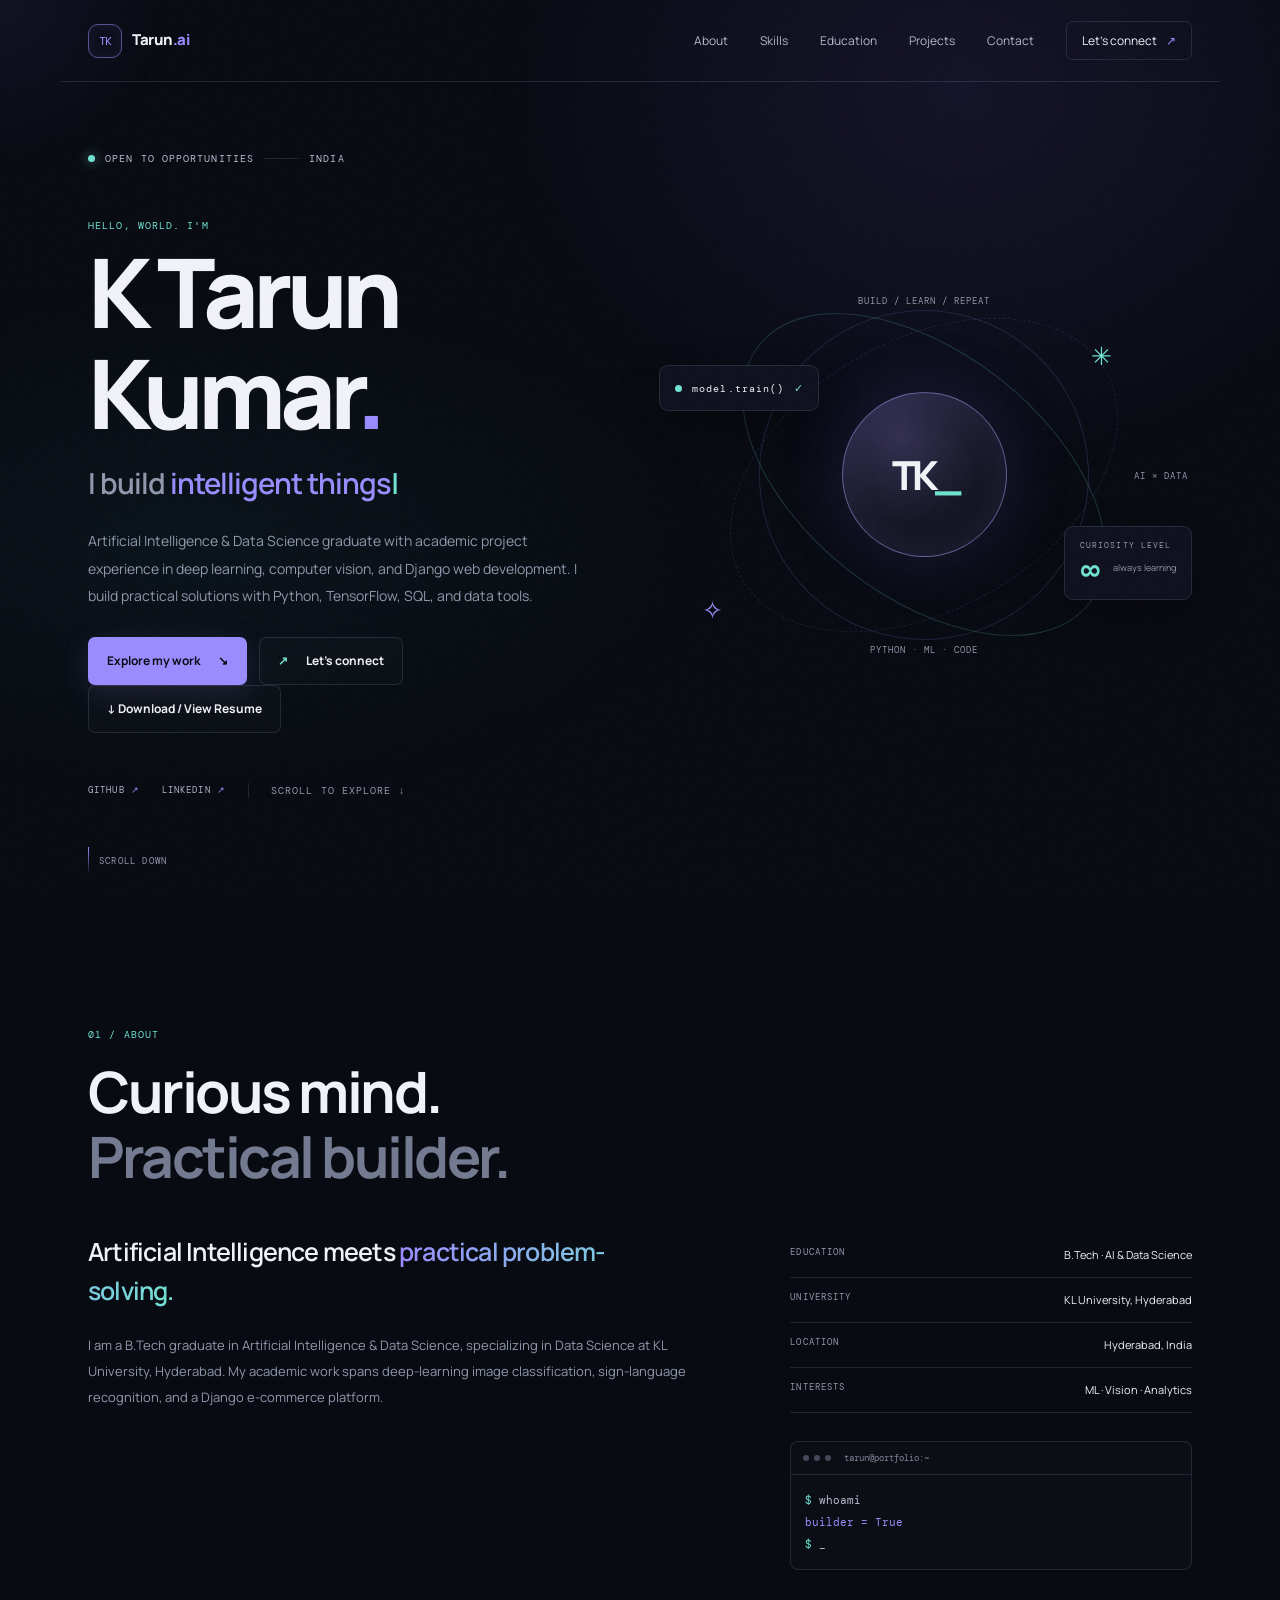
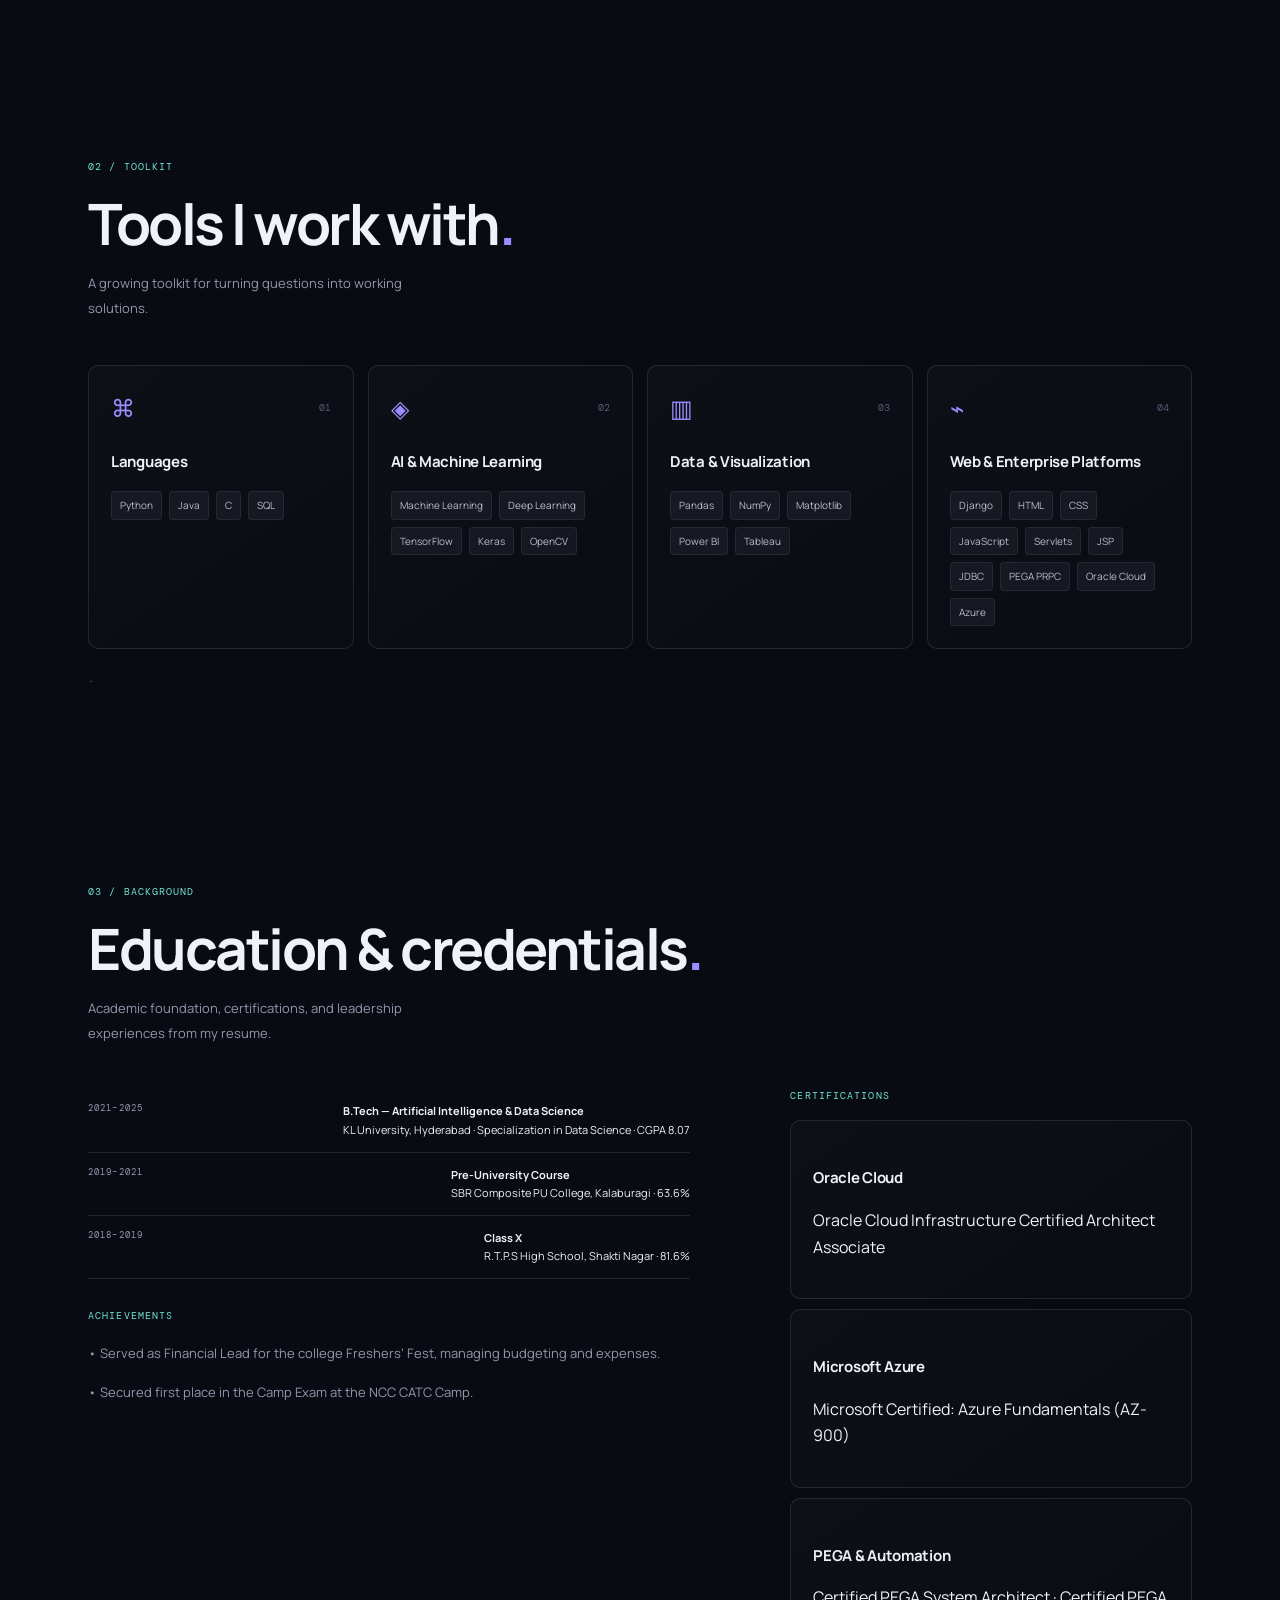
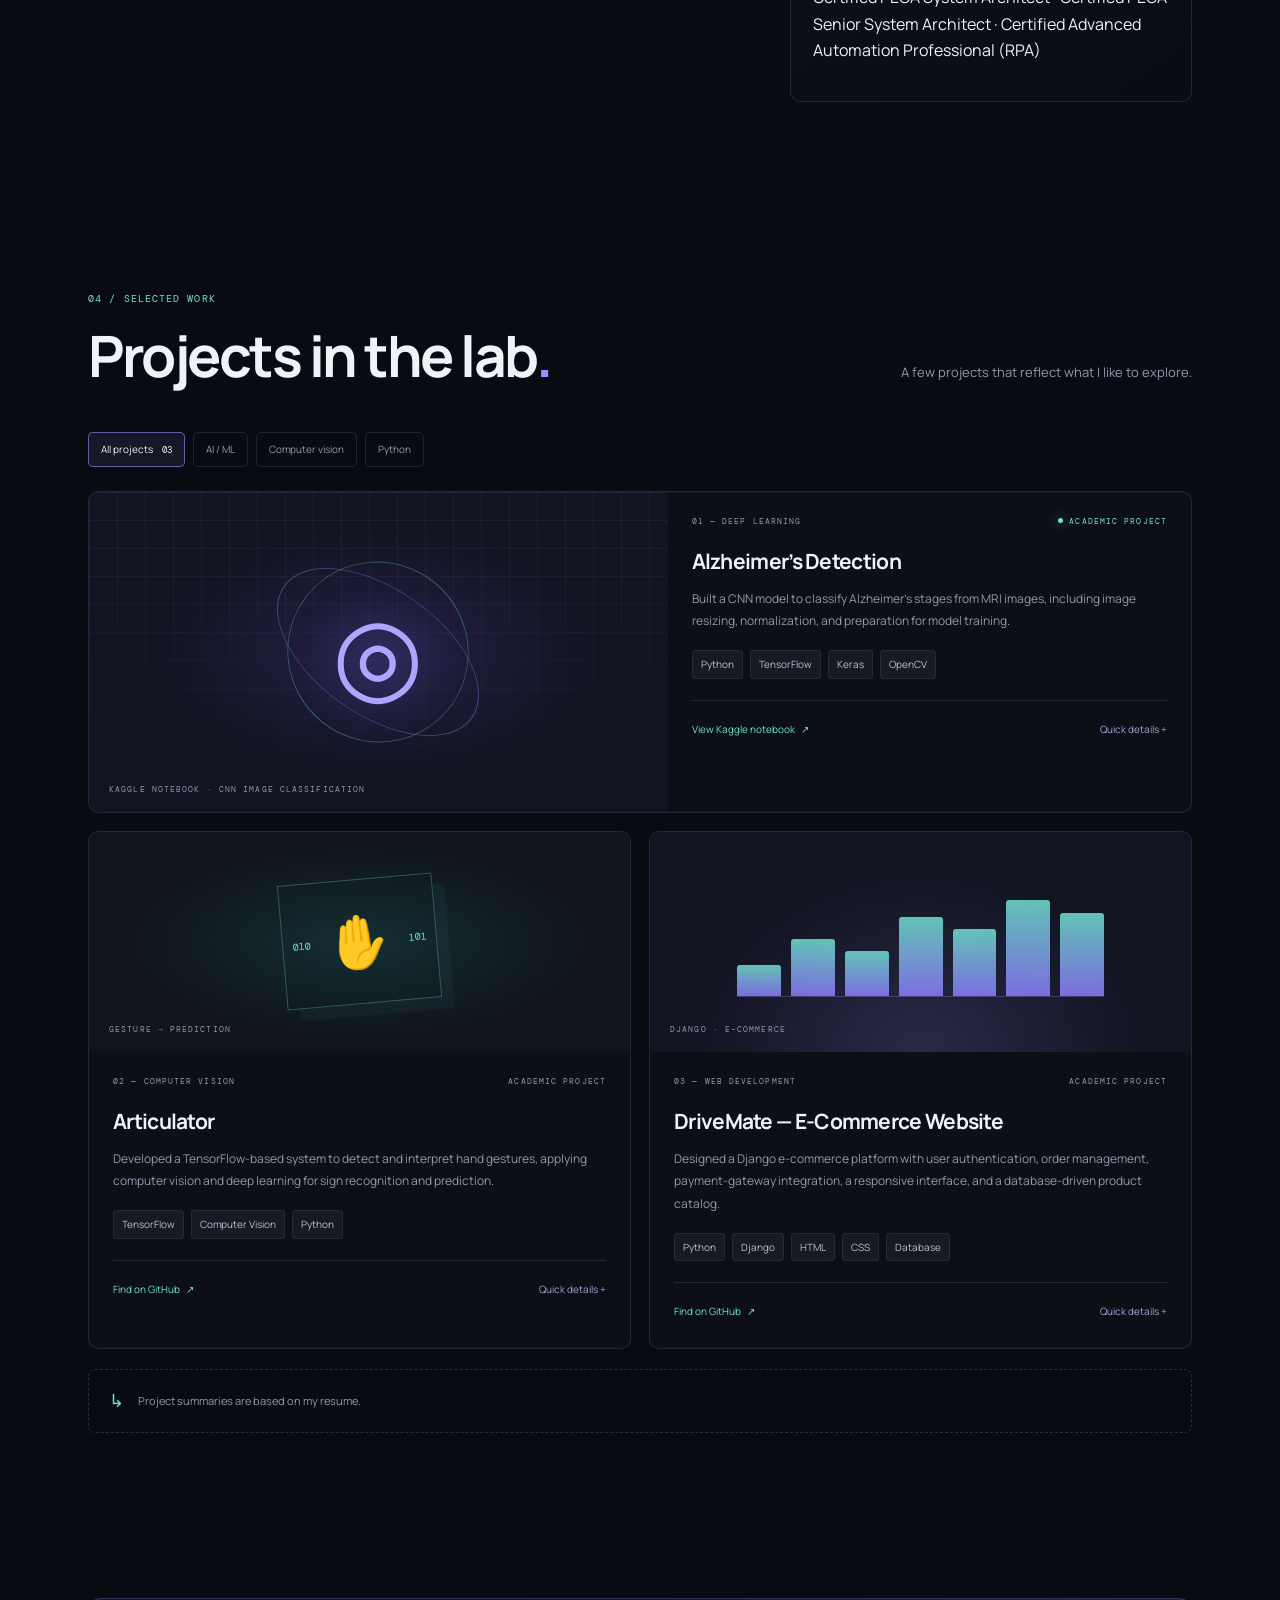
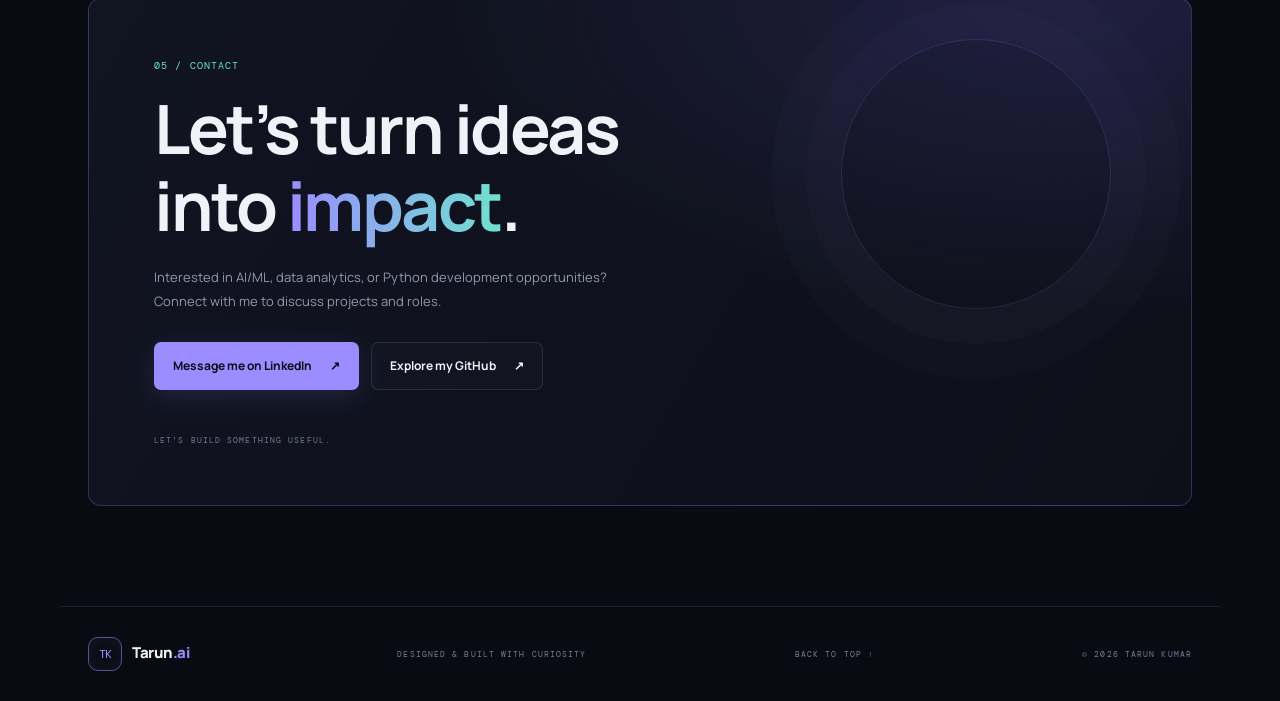
<file: index.html>
<!DOCTYPE html>
<html lang="en">
<head>
  <meta charset="UTF-8">
  <meta name="viewport" content="width=device-width, initial-scale=1.0">
  <meta name="theme-color" content="#090b12">
  <meta name="description" content="K Tarun Kumar — AI/ML, Data Science and Python portfolio.">
  <title>K Tarun Kumar | Developer Portfolio</title>
  <link rel="preconnect" href="https://fonts.googleapis.com">
  <link rel="preconnect" href="https://fonts.gstatic.com" crossorigin>
  <link href="https://fonts.googleapis.com/css2?family=DM+Mono:wght@400;500&family=Manrope:wght@400;500;600;700;800&display=swap" rel="stylesheet">
  <link rel="stylesheet" href="style.css">
  <script defer src="script.js"></script>
</head>
<body>
  <div class="noise" aria-hidden="true"></div>
  <div class="cursor-glow" aria-hidden="true"></div>
  <header class="topbar">
    <a class="brand" href="#home" aria-label="Tarun Kumar home"><span class="brand-mark">TK</span><span>Tarun<span class="accent">.ai</span></span></a>
    <button class="menu-toggle" aria-label="Toggle navigation" aria-expanded="false"><span></span><span></span></button>
    <nav class="nav-links" aria-label="Main navigation">
      <a href="#about">About</a><a href="#skills">Skills</a><a href="#education">Education</a><a href="#projects">Projects</a><a href="#contact">Contact</a>
      <a class="nav-cta" href="#contact">Let’s connect <span>↗</span></a>
    </nav>
  </header>

  <main>
    <section class="hero section-wrap" id="home">
      <div class="hero-copy reveal">
        <div class="eyebrow"><span class="status-dot"></span> OPEN TO OPPORTUNITIES <span class="eyebrow-line"></span> INDIA</div>
        <p class="hero-kicker">HELLO, WORLD. I'M</p>
        <h1>K Tarun Kumar<span class="hero-period">.</span></h1>
        <div class="role-line"><span class="role-prefix">I build</span> <span id="typed-role">intelligent things</span><span class="caret">|</span></div>
        <p class="hero-description">Artificial Intelligence & Data Science graduate with academic project experience in deep learning, computer vision, and Django web development. I build practical solutions with Python, TensorFlow, SQL, and data tools.</p>
        <div class="hero-actions">
          <a class="button button-primary" href="#projects">Explore my work <span>↘</span></a>
          <a class="button button-quiet" href="#contact"><span class="button-icon">↗</span> Let's connect</a>
        </div>
        <div class="hero-actions resume-action"><a class="button button-quiet" href="resume.html">↓ Download / View Resume</a></div>
        <div class="social-row">
          <a href="https://github.com/Tarunkumarkarli" target="_blank" rel="noreferrer">GITHUB <span>↗</span></a>
          <a href="https://www.linkedin.com/in/k-tarun-kumar-6655b7232/" target="_blank" rel="noreferrer">LINKEDIN <span>↗</span></a>
          <span class="social-divider"></span><span class="mono muted">SCROLL TO EXPLORE ↓</span>
        </div>
      </div>
      <div class="hero-art reveal" aria-label="Decorative abstract technology illustration">
        <div class="orbit orbit-one"></div><div class="orbit orbit-two"></div><div class="orbit orbit-three"></div>
        <div class="core"><div class="core-inner">TK<span>_</span></div></div>
        <span class="orbit-label label-top">BUILD / LEARN / REPEAT</span>
        <span class="orbit-label label-right">AI × DATA</span>
        <span class="orbit-label label-bottom">PYTHON · ML · CODE</span>
        <div class="floating-card card-code"><span class="code-dot"></span><span class="mono">model.train()</span><span class="code-check">✓</span></div>
        <div class="floating-card card-stat"><span class="stat-label">CURIOSITY LEVEL</span><strong>∞</strong><span class="stat-sub">always learning</span></div>
        <div class="spark spark-one">✳</div><div class="spark spark-two">✧</div>
      </div>
      <a class="scroll-cue" href="#about"><span></span> SCROLL DOWN</a>
    </section>

    <section class="section-wrap about-section" id="about">
      <div class="section-heading reveal"><span class="section-index">01 / ABOUT</span><h2>Curious mind.<br><span class="muted-heading">Practical builder.</span></h2></div>
      <div class="about-grid">
        <div class="about-main reveal"><p class="large-copy">Artificial Intelligence meets <span class="text-gradient">practical problem-solving.</span></p><p>I am a B.Tech graduate in Artificial Intelligence & Data Science, specializing in Data Science at KL University, Hyderabad. My academic work spans deep-learning image classification, sign-language recognition, and a Django e-commerce platform.</p></div>
        <div class="about-side reveal"><div class="info-row"><span class="info-key">EDUCATION</span><span>B.Tech · AI & Data Science</span></div><div class="info-row"><span class="info-key">UNIVERSITY</span><span>KL University, Hyderabad</span></div><div class="info-row"><span class="info-key">LOCATION</span><span>Hyderabad, India</span></div><div class="info-row"><span class="info-key">INTERESTS</span><span>ML · Vision · Analytics</span></div><div class="mini-terminal"><div class="terminal-bar"><i></i><i></i><i></i><span>tarun@portfolio:~</span></div><div class="terminal-body"><span class="terminal-prompt">$</span> whoami<br><span class="terminal-output">builder = True</span><br><span class="terminal-prompt">$</span> <span class="blink">_</span></div></div></div>
      </div>
    </section>

    <section class="section-wrap skills-section" id="skills">
      <div class="section-heading reveal"><span class="section-index">02 / TOOLKIT</span><h2>Tools I work with<span class="hero-period">.</span></h2><p class="section-subtitle">A growing toolkit for turning questions into working solutions.</p></div>
      <div class="skills-grid">
        <article class="skill-card reveal"><div class="skill-card-top"><span class="skill-icon">⌘</span><span class="skill-count">01</span></div><h3>Languages</h3><div class="tags"><span>Python</span><span>Java</span><span>C</span><span>SQL</span></div></article>
        <article class="skill-card reveal"><div class="skill-card-top"><span class="skill-icon">◈</span><span class="skill-count">02</span></div><h3>AI & Machine Learning</h3><div class="tags"><span>Machine Learning</span><span>Deep Learning</span><span>TensorFlow</span><span>Keras</span><span>OpenCV</span></div></article>
        <article class="skill-card reveal"><div class="skill-card-top"><span class="skill-icon">▥</span><span class="skill-count">03</span></div><h3>Data & Visualization</h3><div class="tags"><span>Pandas</span><span>NumPy</span><span>Matplotlib</span><span>Power BI</span><span>Tableau</span></div></article>
        <article class="skill-card reveal"><div class="skill-card-top"><span class="skill-icon">⌁</span><span class="skill-count">04</span></div><h3>Web & Enterprise Platforms</h3><div class="tags"><span>Django</span><span>HTML</span><span>CSS</span><span>JavaScript</span><span>Servlets</span><span>JSP</span><span>JDBC</span><span>PEGA PRPC</span><span>Oracle Cloud</span><span>Azure</span></div></article>
      </div>
      <p class="small-note reveal"> <code></code>.</p>
    </section>

    <section class="section-wrap skills-section" id="education">
      <div class="section-heading reveal"><span class="section-index">03 / BACKGROUND</span><h2>Education & credentials<span class="hero-period">.</span></h2><p class="section-subtitle">Academic foundation, certifications, and leadership experiences from my resume.</p></div>
      <div class="about-grid">
        <div class="about-main reveal">
          <div class="info-row"><span class="info-key">2021–2025</span><span><strong>B.Tech — Artificial Intelligence & Data Science</strong><br>KL University, Hyderabad · Specialization in Data Science · CGPA 8.07</span></div>
          <div class="info-row"><span class="info-key">2019–2021</span><span><strong>Pre-University Course</strong><br>SBR Composite PU College, Kalaburagi · 63.6%</span></div>
          <div class="info-row"><span class="info-key">2018–2019</span><span><strong>Class X</strong><br>R.T.P.S High School, Shakti Nagar · 81.6%</span></div>
          <div class="section-index" style="margin-top:30px">ACHIEVEMENTS</div>
          <p>• Served as Financial Lead for the college Freshers’ Fest, managing budgeting and expenses.</p>
          <p>• Secured first place in the Camp Exam at the NCC CATC Camp.</p>
        </div>
        <div class="about-side reveal">
          <div class="section-index">CERTIFICATIONS</div>
          <div class="skill-card"><h3>Oracle Cloud</h3><p>Oracle Cloud Infrastructure Certified Architect Associate</p></div>
          <div class="skill-card" style="margin-top:10px"><h3>Microsoft Azure</h3><p>Microsoft Certified: Azure Fundamentals (AZ-900)</p></div>
          <div class="skill-card" style="margin-top:10px"><h3>PEGA & Automation</h3><p>Certified PEGA System Architect · Certified PEGA Senior System Architect · Certified Advanced Automation Professional (RPA)</p></div>
        </div>
      </div>
    </section>

    <section class="section-wrap projects-section" id="projects">
      <div class="section-heading projects-heading reveal"><div><span class="section-index">04 / SELECTED WORK</span><h2>Projects in the lab<span class="hero-period">.</span></h2></div><p class="section-subtitle">A few projects that reflect what I like to explore.</p></div>
      <div class="project-filters reveal" role="group" aria-label="Filter projects"><button class="filter-btn active" data-filter="all">All projects <span>03</span></button><button class="filter-btn" data-filter="ai">AI / ML</button><button class="filter-btn" data-filter="vision">Computer vision</button><button class="filter-btn" data-filter="python">Python</button></div>
      <div class="projects-grid">
        <article class="project-card project-featured reveal" data-category="ai vision">
          <div class="project-visual visual-brain"><div class="visual-grid"></div><div class="brain-orbit orbit-a"></div><div class="brain-orbit orbit-b"></div><div class="brain-symbol">◎</div><span class="visual-caption">KAGGLE NOTEBOOK · CNN IMAGE CLASSIFICATION</span></div>
          <div class="project-content"><div class="project-meta"><span>01 — DEEP LEARNING</span><span class="project-status"><i></i> ACADEMIC PROJECT</span></div><h3>Alzheimer’s Detection</h3><p>Built a CNN model to classify Alzheimer’s stages from MRI images, including image resizing, normalization, and preparation for model training.</p><div class="tags project-tags"><span>Python</span><span>TensorFlow</span><span>Keras</span><span>OpenCV</span></div><div class="project-links"><a href="https://www.kaggle.com/code/tarunkarli/alzimer-s-detection-using-image-classification" target="_blank" rel="noreferrer">View Kaggle notebook <span>↗</span></a><button class="details-btn" data-title="Alzheimer’s Detection using Image Classification" data-description="Built a CNN-based deep-learning model to classify Alzheimer’s stages from MRI images. Prepared images through resizing and normalization, and developed the model with Python, TensorFlow, Keras, NumPy, OpenCV, and Matplotlib. View the linked Kaggle notebook for the original code and results. Exact metrics are not reproduced here until verified from the notebook outputs." data-stack="Python · TensorFlow · Keras · NumPy · OpenCV">Quick details +</button></div></div>
        </article>
        <article class="project-card reveal" data-category="ai vision">
          <div class="project-visual visual-sign"><div class="sign-frame"><span>010</span><b>✋</b><span>101</span></div><div class="visual-caption">GESTURE → PREDICTION</div></div>
          <div class="project-content"><div class="project-meta"><span>02 — COMPUTER VISION</span><span>ACADEMIC PROJECT</span></div><h3>Articulator</h3><p>Developed a TensorFlow-based system to detect and interpret hand gestures, applying computer vision and deep learning for sign recognition and prediction.</p><div class="tags project-tags"><span>TensorFlow</span><span>Computer Vision</span><span>Python</span></div><div class="project-links"><a href="https://github.com/Tarunkumarkarli" target="_blank" rel="noreferrer">Find on GitHub <span>↗</span></a><button class="details-btn" data-title="Articulator — Sign Language Detection System" data-description="Developed a machine-learning-based sign-language system using TensorFlow. Applied computer vision to capture and process hand gestures and trained a deep-learning model for recognition and prediction." data-stack="Python · TensorFlow · Computer Vision">Quick details +</button></div></div>
        </article>

        <article class="project-card reveal" data-category="web">
          <div class="project-visual visual-data"><div class="chart-bars"><i style="--h:28%"></i><i style="--h:52%"></i><i style="--h:41%"></i><i style="--h:72%"></i><i style="--h:61%"></i><i style="--h:88%"></i><i style="--h:76%"></i></div><div class="visual-caption">DJANGO · E-COMMERCE</div></div>
          <div class="project-content"><div class="project-meta"><span>03 — WEB DEVELOPMENT</span><span>ACADEMIC PROJECT</span></div><h3>DriveMate — E-Commerce Website</h3><p>Designed a Django e-commerce platform with user authentication, order management, payment-gateway integration, a responsive interface, and a database-driven product catalog.</p><div class="tags project-tags"><span>Python</span><span>Django</span><span>HTML</span><span>CSS</span><span>Database</span></div><div class="project-links"><a href="https://github.com/Tarunkumarkarli" target="_blank" rel="noreferrer">Find on GitHub <span>↗</span></a><button class="details-btn" data-title="DriveMate — E-Commerce Website" data-description="Designed and developed a Django-based e-commerce platform for browsing and purchasing products, with user authentication, order management, payment integration, a responsive UI, and a database-driven product catalog." data-stack="Python · Django · HTML · CSS · Database">Quick details +</button></div></div>
        </article>
      </div>
      <div class="project-note reveal"><span class="note-symbol">↳</span><span>Project summaries are based on my resume.</span></div>
    </section>

    <section class="section-wrap contact-section" id="contact">
      <div class="contact-panel reveal"><div class="contact-orb"></div><span class="section-index">05 / CONTACT</span><h2>Let’s turn ideas<br>into <span class="text-gradient">impact</span>.</h2><p>Interested in AI/ML, data analytics, or Python development opportunities? Connect with me to discuss projects and roles.</p><div class="contact-actions"><a class="button button-primary" href="https://www.linkedin.com/in/k-tarun-kumar-6655b7232/" target="_blank" rel="noreferrer">Message me on LinkedIn <span>↗</span></a><a class="button button-quiet" href="https://github.com/Tarunkumarkarli" target="_blank" rel="noreferrer">Explore my GitHub <span>↗</span></a></div><span class="contact-foot mono">LET'S BUILD SOMETHING USEFUL.</span></div>
    </section>
  </main>

  <footer class="footer section-wrap"><a class="brand" href="#home"><span class="brand-mark">TK</span><span>Tarun<span class="accent">.ai</span></span></a><span class="footer-center">DESIGNED & BUILT WITH CURIOSITY</span><a href="#home" class="back-top">BACK TO TOP ↑</a><span class="footer-year">© <span id="year"></span> TARUN KUMAR</span></footer>

  <dialog class="project-dialog" id="project-dialog"><button class="dialog-close" aria-label="Close dialog">×</button><span class="section-index">PROJECT SNAPSHOT</span><h3 id="dialog-title">Project title</h3><p id="dialog-description"></p><div class="tags" id="dialog-stack"></div><p class="dialog-hint">Project details should reflect the implementation, dataset, and evaluation you actually completed.</p></dialog>
  <div class="toast" role="status" aria-live="polite"></div>
</body>
</html>
</file>
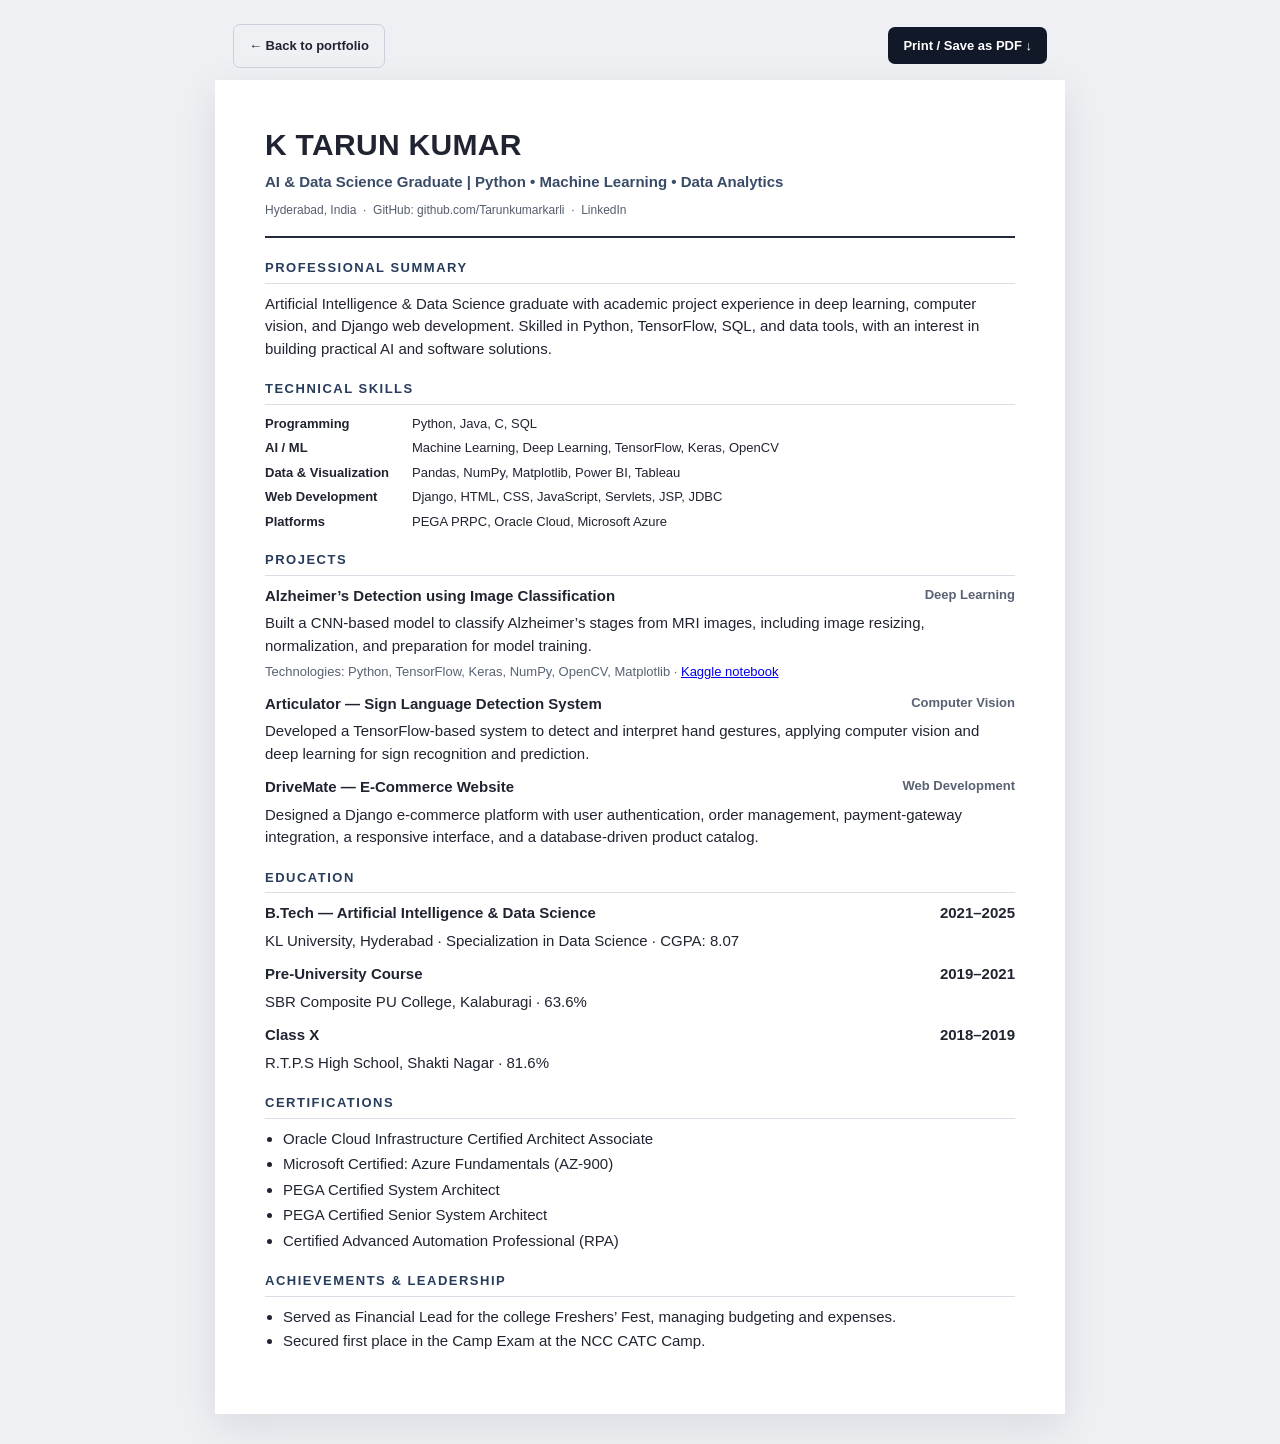
<file: resume.html>
<!DOCTYPE html>
<html lang="en">
<head>
<meta charset="UTF-8">
<meta name="viewport" content="width=device-width, initial-scale=1">
<meta name="description" content="Resume of K Tarun Kumar — AI & Data Science graduate.">
<title>K Tarun Kumar | Resume</title>
<style>
:root{color-scheme:light}*{box-sizing:border-box}body{margin:0;background:#eef0f4;color:#202431;font:15px/1.5 Arial,Helvetica,sans-serif}.toolbar{max-width:850px;margin:24px auto 12px;display:flex;justify-content:space-between;align-items:center;gap:12px;padding:0 18px}.toolbar a,.toolbar button{border:0;border-radius:7px;padding:11px 15px;background:#111827;color:white;text-decoration:none;font-weight:700;cursor:pointer;font-size:13px}.toolbar a{background:transparent;color:#202431;border:1px solid #cbd0da}.paper{max-width:850px;margin:0 auto 30px;background:white;padding:42px 50px;box-shadow:0 12px 38px #11182718}.header{border-bottom:2px solid #222b3a;padding-bottom:17px;margin-bottom:20px}.header h1{font-size:30px;letter-spacing:.3px;margin:0 0 4px}.role{font-size:15px;color:#394b67;font-weight:700}.contact{font-size:12px;color:#555e6d;margin-top:8px}.contact a{color:inherit;text-decoration:none}.section{margin:19px 0}.section h2{font-size:13px;letter-spacing:1.5px;text-transform:uppercase;color:#273c5b;border-bottom:1px solid #d9dee7;padding-bottom:5px;margin:0 0 9px}.section p{margin:5px 0}.item{margin:0 0 11px}.item-head{display:flex;justify-content:space-between;gap:15px;font-weight:700}.muted{color:#596273;font-size:13px}.skills{display:grid;grid-template-columns:135px 1fr;gap:5px 12px}.skills strong{font-size:13px}.skills span{font-size:13px}.project-title{font-weight:700}.bullets{margin:4px 0 0;padding-left:18px}.bullets li{margin:2px 0}.certs{margin:0;padding-left:18px}.certs li{margin:3px 0}@media(max-width:600px){.paper{margin:0;padding:28px 22px;box-shadow:none}.toolbar{margin:12px auto;flex-wrap:wrap}.item-head{display:block}.skills{grid-template-columns:1fr;gap:2px}.header h1{font-size:25px}}@media print{@page{size:A4;margin:12mm}body{background:#fff;font-size:11px}.toolbar{display:none}.paper{max-width:none;margin:0;padding:0;box-shadow:none}.header{padding-bottom:10px;margin-bottom:12px}.header h1{font-size:24px}.section{margin:12px 0}.section h2{font-size:11px}.contact,.muted,.skills span{font-size:10px}.item{margin-bottom:7px}}
</style>
</head>
<body>
<div class="toolbar"><a href="index.html">← Back to portfolio</a><button onclick="window.print()">Print / Save as PDF ↓</button></div>
<main class="paper">
<header class="header">
<h1>K TARUN KUMAR</h1>
<div class="role">AI & Data Science Graduate | Python • Machine Learning • Data Analytics</div>
<div class="contact">Hyderabad, India &nbsp;·&nbsp; <a href="https://github.com/Tarunkumarkarli">GitHub: github.com/Tarunkumarkarli</a> &nbsp;·&nbsp; <a href="https://www.linkedin.com/in/k-tarun-kumar-6655b7232/">LinkedIn</a></div>
</header>
<section class="section"><h2>Professional Summary</h2><p>Artificial Intelligence & Data Science graduate with academic project experience in deep learning, computer vision, and Django web development. Skilled in Python, TensorFlow, SQL, and data tools, with an interest in building practical AI and software solutions.</p></section>
<section class="section"><h2>Technical Skills</h2><div class="skills">
<strong>Programming</strong><span>Python, Java, C, SQL</span>
<strong>AI / ML</strong><span>Machine Learning, Deep Learning, TensorFlow, Keras, OpenCV</span>
<strong>Data & Visualization</strong><span>Pandas, NumPy, Matplotlib, Power BI, Tableau</span>
<strong>Web Development</strong><span>Django, HTML, CSS, JavaScript, Servlets, JSP, JDBC</span>
<strong>Platforms</strong><span>PEGA PRPC, Oracle Cloud, Microsoft Azure</span>
</div></section>
<section class="section"><h2>Projects</h2>
<div class="item"><div class="item-head"><span>Alzheimer’s Detection using Image Classification</span><span class="muted">Deep Learning</span></div><p>Built a CNN-based model to classify Alzheimer’s stages from MRI images, including image resizing, normalization, and preparation for model training.</p><p class="muted">Technologies: Python, TensorFlow, Keras, NumPy, OpenCV, Matplotlib · <a href="https://www.kaggle.com/code/tarunkarli/alzimer-s-detection-using-image-classification">Kaggle notebook</a></p></div>
<div class="item"><div class="item-head"><span>Articulator — Sign Language Detection System</span><span class="muted">Computer Vision</span></div><p>Developed a TensorFlow-based system to detect and interpret hand gestures, applying computer vision and deep learning for sign recognition and prediction.</p></div>
<div class="item"><div class="item-head"><span>DriveMate — E-Commerce Website</span><span class="muted">Web Development</span></div><p>Designed a Django e-commerce platform with user authentication, order management, payment-gateway integration, a responsive interface, and a database-driven product catalog.</p></div>
</section>
<section class="section"><h2>Education</h2>
<div class="item"><div class="item-head"><span>B.Tech — Artificial Intelligence & Data Science</span><span>2021–2025</span></div><p>KL University, Hyderabad · Specialization in Data Science · CGPA: 8.07</p></div>
<div class="item"><div class="item-head"><span>Pre-University Course</span><span>2019–2021</span></div><p>SBR Composite PU College, Kalaburagi · 63.6%</p></div>
<div class="item"><div class="item-head"><span>Class X</span><span>2018–2019</span></div><p>R.T.P.S High School, Shakti Nagar · 81.6%</p></div>
</section>
<section class="section"><h2>Certifications</h2><ul class="certs"><li>Oracle Cloud Infrastructure Certified Architect Associate</li><li>Microsoft Certified: Azure Fundamentals (AZ-900)</li><li>PEGA Certified System Architect</li><li>PEGA Certified Senior System Architect</li><li>Certified Advanced Automation Professional (RPA)</li></ul></section>
<section class="section"><h2>Achievements & Leadership</h2><ul class="bullets"><li>Served as Financial Lead for the college Freshers’ Fest, managing budgeting and expenses.</li><li>Secured first place in the Camp Exam at the NCC CATC Camp.</li></ul></section>
</main>
</body>
</html>
</file>
<file: style.css>
:root{--bg:#090b12;--panel:#10131d;--panel2:#141826;--line:rgba(202,210,255,.13);--text:#f1f2f8;--muted:#9298ad;--purple:#9b8cff;--cyan:#70e1d0;--mono:"DM Mono",monospace;--sans:"Manrope",sans-serif;--wrap:1160px}*{box-sizing:border-box}html{scroll-behavior:smooth;scroll-padding-top:90px}body{margin:0;background:var(--bg);color:var(--text);font-family:var(--sans);line-height:1.65;overflow-x:hidden}body:before{content:"";position:fixed;inset:0;pointer-events:none;z-index:-2;background:radial-gradient(ellipse at 75% 10%,rgba(105,83,205,.13),transparent 35%),radial-gradient(ellipse at 15% 60%,rgba(44,167,162,.06),transparent 35%)}a{color:inherit;text-decoration:none}button{font:inherit;color:inherit}.noise{position:fixed;inset:0;pointer-events:none;z-index:10;opacity:.035;background-image:url("data:image/svg+xml,%3Csvg viewBox='0 0 180 180' xmlns='http://www.w3.org/2000/svg'%3E%3Cfilter id='n'%3E%3CfeTurbulence type='fractalNoise' baseFrequency='.9' numOctaves='3' stitchTiles='stitch'/%3E%3C/filter%3E%3Crect width='100%25' height='100%25' filter='url(%23n)' opacity='.5'/%3E%3C/svg%3E")}.cursor-glow{position:fixed;width:360px;height:360px;border-radius:50%;pointer-events:none;z-index:-1;background:radial-gradient(circle,rgba(125,104,255,.075),transparent 68%);transform:translate(-50%,-50%)}.topbar{height:82px;display:flex;align-items:center;justify-content:space-between;max-width:var(--wrap);padding:0 28px;margin:auto;border-bottom:1px solid var(--line)}.brand{display:flex;align-items:center;gap:10px;font-size:15px;font-weight:800;letter-spacing:-.5px}.brand-mark{display:grid;place-items:center;width:34px;height:34px;border:1px solid rgba(155,140,255,.55);border-radius:10px;color:var(--purple);font:12px var(--mono);box-shadow:inset 0 0 18px rgba(155,140,255,.09)}.accent,.hero-period{color:var(--purple)}.nav-links{display:flex;align-items:center;gap:32px;font-size:12px;color:#b5b9ca}.nav-links>a:not(.nav-cta):hover,.social-row a:hover{color:var(--cyan)}.nav-cta{border:1px solid var(--line);padding:9px 15px;border-radius:7px;color:var(--text)}.nav-cta span{color:var(--purple);margin-left:7px}.menu-toggle{display:none}.section-wrap{max-width:var(--wrap);padding-left:28px;padding-right:28px;margin:0 auto}.hero{min-height:calc(100vh - 82px);display:grid;grid-template-columns:1.03fr .97fr;align-items:center;position:relative;padding-top:70px;padding-bottom:105px}.eyebrow,.hero-kicker,.section-index,.mono,.social-row,.project-meta,.visual-caption,.info-key,.stat-label,.contact-foot,.footer-center,.back-top,.footer-year{font:10px var(--mono);letter-spacing:1.1px}.eyebrow{display:flex;align-items:center;gap:10px;color:#b7bdcf}.status-dot,.project-status i{width:7px;height:7px;border-radius:50%;background:var(--cyan);box-shadow:0 0 12px rgba(112,225,208,.7)}.eyebrow-line{height:1px;width:35px;background:var(--line)}.hero-kicker{margin-top:54px;color:var(--cyan)}h1{font-size:clamp(56px,7.5vw,98px);line-height:1.05;letter-spacing:-6px;margin:10px 0 16px;font-weight:800}.role-line{font-size:clamp(20px,2.5vw,29px);font-weight:600;letter-spacing:-1px;min-height:45px}.role-prefix{color:var(--muted)}#typed-role{color:var(--purple)}.caret{color:var(--cyan);animation:blink 1s steps(2,start) infinite}.hero-description{color:var(--muted);max-width:490px;font-size:14px;line-height:1.95;margin:20px 0 28px}.hero-actions,.contact-actions{display:flex;gap:12px;align-items:center;flex-wrap:wrap}.button{border:1px solid transparent;display:inline-flex;align-items:center;gap:18px;padding:13px 18px;border-radius:7px;font-size:12px;font-weight:700;cursor:pointer;transition:transform .2s,border-color .2s,background .2s}.button:hover{transform:translateY(-3px)}.button-primary{background:var(--purple);color:#0c0b16;box-shadow:0 7px 28px rgba(155,140,255,.15)}.button-primary:hover{background:#b4a9ff}.button-quiet{border-color:var(--line);background:rgba(255,255,255,.015)}.button-quiet:hover{border-color:rgba(155,140,255,.55)}.button-icon{color:var(--cyan)}.social-row{display:flex;align-items:center;gap:22px;margin-top:50px;color:#b2b7ca;font-size:9px}.social-row a span{color:var(--purple)}.social-divider{width:1px;height:15px;background:var(--line)}.muted{color:var(--muted)}.hero-art{height:490px;position:relative;display:grid;place-items:center;perspective:800px}.orbit{position:absolute;border:1px solid rgba(155,140,255,.17);border-radius:50%;transform:rotate(-25deg)}.orbit-one{width:330px;height:330px}.orbit-two{width:420px;height:245px;transform:rotate(38deg);border-color:rgba(112,225,208,.2)}.orbit-three{width:270px;height:420px;transform:rotate(60deg);border-style:dashed;border-color:rgba(155,140,255,.15)}.core{width:165px;height:165px;display:grid;place-items:center;border-radius:50%;background:radial-gradient(circle at 35% 25%,#343052,#151725 55%,#0b0d14);border:1px solid rgba(177,165,255,.5);box-shadow:0 0 70px rgba(123,99,255,.16),inset 0 0 35px rgba(155,140,255,.12);z-index:2;animation:float 5s ease-in-out infinite}.core-inner{font-size:40px;letter-spacing:-4px;font-weight:800}.core-inner span{color:var(--cyan)}.orbit-label{position:absolute;color:#8f94a9;font:9px var(--mono);letter-spacing:1px}.label-top{top:65px;left:50%;transform:translateX(-50%)}.label-right{right:4px;top:49%}.label-bottom{bottom:64px;left:50%;transform:translateX(-50%)}.floating-card{position:absolute;z-index:3;background:rgba(17,20,32,.88);border:1px solid var(--line);box-shadow:0 15px 40px #0004;backdrop-filter:blur(12px);border-radius:9px;padding:13px 15px}.card-code{top:135px;left:2px;display:flex;gap:10px;align-items:center;font-size:11px}.code-dot{width:7px;height:7px;border-radius:50%;background:var(--cyan)}.code-check{color:var(--cyan)}.card-stat{bottom:120px;right:0;display:grid;grid-template-columns:auto auto;column-gap:12px;align-items:center}.stat-label{font-size:8px;color:var(--muted);grid-column:1/3}.card-stat strong{font-size:28px;line-height:1.3;color:var(--cyan)}.stat-sub{font-size:9px;color:var(--muted)}.spark{position:absolute;color:var(--cyan);font-size:25px}.spark-one{top:105px;right:80px}.spark-two{bottom:90px;left:45px;color:var(--purple)}.scroll-cue{position:absolute;bottom:28px;left:28px;display:flex;align-items:center;gap:10px;font:9px var(--mono);letter-spacing:1.2px;color:var(--muted)}.scroll-cue span{height:28px;width:1px;background:linear-gradient(var(--purple),transparent)}.about-section,.skills-section,.projects-section{padding-top:125px;padding-bottom:65px}.section-heading{margin-bottom:44px}.section-index{color:var(--cyan);display:block;margin-bottom:18px}.section-heading h2,.contact-panel h2{font-size:clamp(36px,5vw,57px);line-height:1.14;letter-spacing:-2.5px;margin:0;font-weight:700}.muted-heading{color:#747a90}.about-grid{display:grid;grid-template-columns:1.2fr .8fr;gap:100px}.large-copy{font-size:25px;line-height:1.55;letter-spacing:-.8px;font-weight:600;max-width:620px;margin:0 0 22px}.text-gradient{background:linear-gradient(90deg,var(--purple),var(--cyan));-webkit-background-clip:text;background-clip:text;color:transparent}.about-main>p:not(.large-copy){max-width:620px;color:var(--muted);font-size:13px;line-height:2}.small-note{font:10px var(--mono);color:#747b91;margin-top:24px}.info-row{display:flex;justify-content:space-between;gap:20px;border-bottom:1px solid var(--line);padding:13px 0;font-size:11px}.info-key{color:var(--muted);font-size:9px}.mini-terminal{margin-top:28px;background:#0c0e16;border:1px solid var(--line);border-radius:8px;overflow:hidden;font:11px var(--mono);color:#b7bdd0}.terminal-bar{height:33px;display:flex;align-items:center;gap:5px;padding:0 12px;border-bottom:1px solid var(--line);color:#7f8499;font-size:9px}.terminal-bar i{width:6px;height:6px;background:#45485b;border-radius:50%}.terminal-bar span{margin-left:8px}.terminal-body{padding:14px;line-height:2}.terminal-prompt{color:var(--cyan)}.terminal-output{color:var(--purple)}.blink{animation:blink 1s steps(2,start) infinite}.section-subtitle{font-size:13px;color:var(--muted);max-width:340px;margin:15px 0 0;line-height:1.9}.skills-grid{display:grid;grid-template-columns:repeat(4,1fr);gap:14px}.skill-card{border:1px solid var(--line);border-radius:10px;padding:22px;background:linear-gradient(145deg,rgba(255,255,255,.025),rgba(255,255,255,.006));transition:transform .25s,border-color .25s}.skill-card:hover,.project-card:hover{transform:translateY(-5px);border-color:rgba(155,140,255,.45)}.skill-card-top{display:flex;justify-content:space-between;align-items:center}.skill-icon{font-size:24px;color:var(--purple)}.skill-count{font:10px var(--mono);color:#555c73}.skill-card h3{font-size:15px;margin:23px 0 16px;letter-spacing:-.3px}.tags{display:flex;flex-wrap:wrap;gap:7px}.tags span{font-size:10px;color:#b9bfd1;background:rgba(145,153,183,.08);border:1px solid rgba(145,153,183,.12);padding:5px 8px;border-radius:4px}.skills-section>.small-note{margin-top:23px}.projects-heading{display:flex;align-items:end;justify-content:space-between;gap:30px}.projects-heading .section-subtitle{margin:0 0 4px}.project-filters{display:flex;gap:8px;flex-wrap:wrap;margin:28px 0 24px}.filter-btn{border:1px solid var(--line);background:transparent;color:var(--muted);border-radius:5px;padding:8px 12px;font-size:10px;cursor:pointer;transition:all .2s}.filter-btn span{font:9px var(--mono);margin-left:7px}.filter-btn:hover,.filter-btn.active{color:var(--text);border-color:rgba(155,140,255,.6);background:rgba(155,140,255,.09)}.projects-grid{display:grid;grid-template-columns:repeat(2,1fr);gap:18px}.project-card{border:1px solid var(--line);border-radius:10px;overflow:hidden;background:rgba(255,255,255,.018);transition:transform .25s,border-color .25s}.project-featured{grid-column:span 2;display:grid;grid-template-columns:1.05fr .95fr}.project-visual{height:220px;position:relative;overflow:hidden;display:grid;place-items:center;background:#121523}.project-featured .project-visual{height:100%;min-height:320px}.visual-grid{position:absolute;inset:0;background-image:linear-gradient(rgba(155,140,255,.09) 1px,transparent 1px),linear-gradient(90deg,rgba(155,140,255,.09) 1px,transparent 1px);background-size:28px 28px;mask-image:linear-gradient(black,transparent)}.visual-brain{background:radial-gradient(ellipse at center,rgba(103,78,205,.22),transparent 55%),#111421}.brain-orbit{position:absolute;border:1px solid rgba(155,140,255,.4);border-radius:50%;width:230px;height:230px;transform:rotate(35deg) scaleY(.55)}.orbit-b{width:180px;height:280px;transform:rotate(-50deg) scaleY(.65);border-color:rgba(112,225,208,.35)}.brain-symbol{font-size:105px;color:#b1a4ff;text-shadow:0 0 50px #8272ff7a;z-index:1}.visual-caption{position:absolute;bottom:18px;left:20px;color:#8e95b0;font-size:8px}.visual-sign{background:radial-gradient(ellipse at center,rgba(38,180,165,.16),transparent 60%),#10151c}.sign-frame{width:155px;height:125px;border:1px solid rgba(112,225,208,.3);display:flex;align-items:center;justify-content:space-around;color:var(--cyan);font:10px var(--mono);transform:rotate(-5deg);box-shadow:12px 12px 0 rgba(112,225,208,.035)}.sign-frame b{font-size:50px;font-weight:400}.visual-data{background:radial-gradient(ellipse at 50% 100%,rgba(155,140,255,.18),transparent 60%),#111421}.chart-bars{height:110px;width:68%;display:flex;align-items:end;justify-content:center;gap:10px;border-bottom:1px solid #8c82d855}.chart-bars i{height:var(--h);width:12%;border-radius:3px 3px 0 0;background:linear-gradient(var(--cyan),#8c7cff);opacity:.85}.project-content{padding:24px}.project-meta{display:flex;justify-content:space-between;gap:10px;color:var(--muted);font-size:8px}.project-status{display:flex;align-items:center;gap:6px;color:var(--cyan)}.project-status i{width:5px;height:5px}.project-content h3{font-size:21px;letter-spacing:-.7px;margin:18px 0 9px}.project-content>p{font-size:12px;color:var(--muted);line-height:1.9;margin:0 0 17px}.project-tags{margin-bottom:21px}.project-links{border-top:1px solid var(--line);padding-top:16px;display:flex;justify-content:space-between;align-items:center;gap:10px;font-size:10px}.project-links>a{color:var(--cyan)}.project-links>a span{margin-left:4px}.details-btn{background:transparent;border:0;color:#a7a0d9;font-size:10px;cursor:pointer;padding:4px 0}.details-btn:hover{color:var(--text)}.project-note{display:flex;gap:14px;align-items:center;border:1px dashed rgba(155,140,255,.23);border-radius:7px;padding:16px 20px;margin-top:20px;color:var(--muted);font-size:11px}.note-symbol{color:var(--cyan);font-size:18px}.project-card.hidden{display:none}.contact-section{padding-top:100px;padding-bottom:100px}.contact-panel{position:relative;overflow:hidden;padding:60px 65px;border:1px solid rgba(155,140,255,.25);border-radius:13px;background:radial-gradient(ellipse at 90% 0%,rgba(126,104,255,.16),transparent 45%),linear-gradient(120deg,#111421,#0d1019)}.contact-panel>*:not(.contact-orb){position:relative;z-index:1}.contact-panel h2{font-size:clamp(43px,6vw,68px);margin-bottom:20px}.contact-panel>p{font-size:13px;color:var(--muted);max-width:470px;line-height:1.9;margin-bottom:28px}.contact-orb{position:absolute;width:270px;height:270px;right:80px;top:40px;border:1px solid rgba(155,140,255,.18);border-radius:50%;box-shadow:0 0 0 35px rgba(155,140,255,.025),0 0 0 70px rgba(155,140,255,.02)}.contact-foot{display:block;margin-top:45px;color:#727990;font-size:8px}.footer{min-height:95px;border-top:1px solid var(--line);display:flex;align-items:center;justify-content:space-between;gap:20px}.footer-center,.footer-year,.back-top{color:#777e94;font-size:8px}.back-top:hover{color:var(--cyan)}.project-dialog{width:min(520px,calc(100% - 32px));background:#111521;color:var(--text);border:1px solid rgba(155,140,255,.4);border-radius:12px;padding:34px;box-shadow:0 30px 100px #000a}.project-dialog::backdrop{background:rgba(3,4,10,.8);backdrop-filter:blur(7px)}.dialog-close{position:absolute;right:15px;top:10px;background:transparent;border:0;font-size:26px;color:var(--muted);cursor:pointer}.project-dialog h3{font-size:26px;letter-spacing:-1px;margin:10px 0}.project-dialog p{font-size:13px;line-height:1.9;color:var(--muted)}.dialog-hint{font-size:10px!important}.toast{position:fixed;bottom:25px;left:50%;transform:translate(-50%,20px);background:#d9fff8;color:#091312;padding:10px 16px;border-radius:7px;font-size:12px;font-weight:700;opacity:0;pointer-events:none;transition:.25s;z-index:30}.toast.show{opacity:1;transform:translate(-50%,0)}.reveal{opacity:0;transform:translateY(18px);transition:opacity .7s ease,transform .7s ease}.reveal.visible{opacity:1;transform:translateY(0)}@keyframes blink{to{visibility:hidden}}@keyframes float{0%,100%{transform:translateY(0) rotateX(0)}50%{transform:translateY(-10px) rotateX(3deg)}}@media(max-width:900px){.hero{grid-template-columns:1fr .8fr;gap:10px}.hero-art{transform:scale(.85)}.skills-grid{grid-template-columns:repeat(2,1fr)}.about-grid{gap:45px}.project-featured{grid-template-columns:1fr}.project-featured .project-visual{min-height:240px;height:240px}.contact-orb{right:-70px}}@media(max-width:680px){.topbar{height:70px;padding:0 20px}.section-wrap{padding-left:20px;padding-right:20px}.menu-toggle{display:flex;flex-direction:column;gap:5px;background:transparent;border:1px solid var(--line);padding:10px;border-radius:6px}.menu-toggle span{width:18px;height:1px;background:var(--text)}.nav-links{display:none;position:absolute;z-index:20;top:69px;left:0;right:0;background:#0c0e16;border-bottom:1px solid var(--line);padding:20px;flex-direction:column;align-items:stretch;gap:18px}.nav-links.open{display:flex}.nav-cta{text-align:center}.hero{min-height:auto;grid-template-columns:1fr;padding-top:65px;padding-bottom:95px}.hero-kicker{margin-top:38px}h1{font-size:clamp(55px,15vw,82px);letter-spacing:-4px}.hero-description{font-size:13px}.hero-art{height:340px;transform:scale(.8);margin:-15px -20px -10px}.orbit-one{width:270px;height:270px}.orbit-two{width:340px;height:200px}.orbit-three{height:340px;width:220px}.core{width:135px;height:135px}.card-code{left:0;top:65px}.card-stat{right:0;bottom:45px}.label-top{top:22px}.label-bottom{bottom:20px}.label-right{right:-2px}.scroll-cue{left:20px;bottom:24px}.social-row{gap:13px;flex-wrap:wrap;margin-top:35px}.about-section,.skills-section,.projects-section{padding-top:85px;padding-bottom:40px}.section-heading h2{font-size:42px}.about-grid{grid-template-columns:1fr;gap:28px}.large-copy{font-size:22px}.skills-grid{gap:10px}.skill-card{padding:17px}.skill-card h3{font-size:13px}.tags{gap:5px}.tags span{font-size:9px;padding:4px 6px}.projects-heading{display:block}.projects-heading .section-subtitle{margin-top:14px}.projects-grid{grid-template-columns:1fr}.project-featured{grid-column:auto}.project-featured .project-visual{min-height:220px;height:220px}.project-content{padding:20px}.project-meta{font-size:7px}.contact-section{padding-top:70px;padding-bottom:70px}.contact-panel{padding:38px 25px}.contact-panel h2{font-size:45px}.contact-orb{width:180px;height:180px;right:-100px;top:30px}.footer{padding-top:25px;padding-bottom:25px;flex-wrap:wrap}.footer-center{display:none}.footer-year{width:100%}.cursor-glow{display:none}}@media(prefers-reduced-motion:reduce){*,*::before,*::after{scroll-behavior:auto!important;animation-duration:.01ms!important;animation-iteration-count:1!important;transition-duration:.01ms!important}.reveal{opacity:1;transform:none}}
</file>
